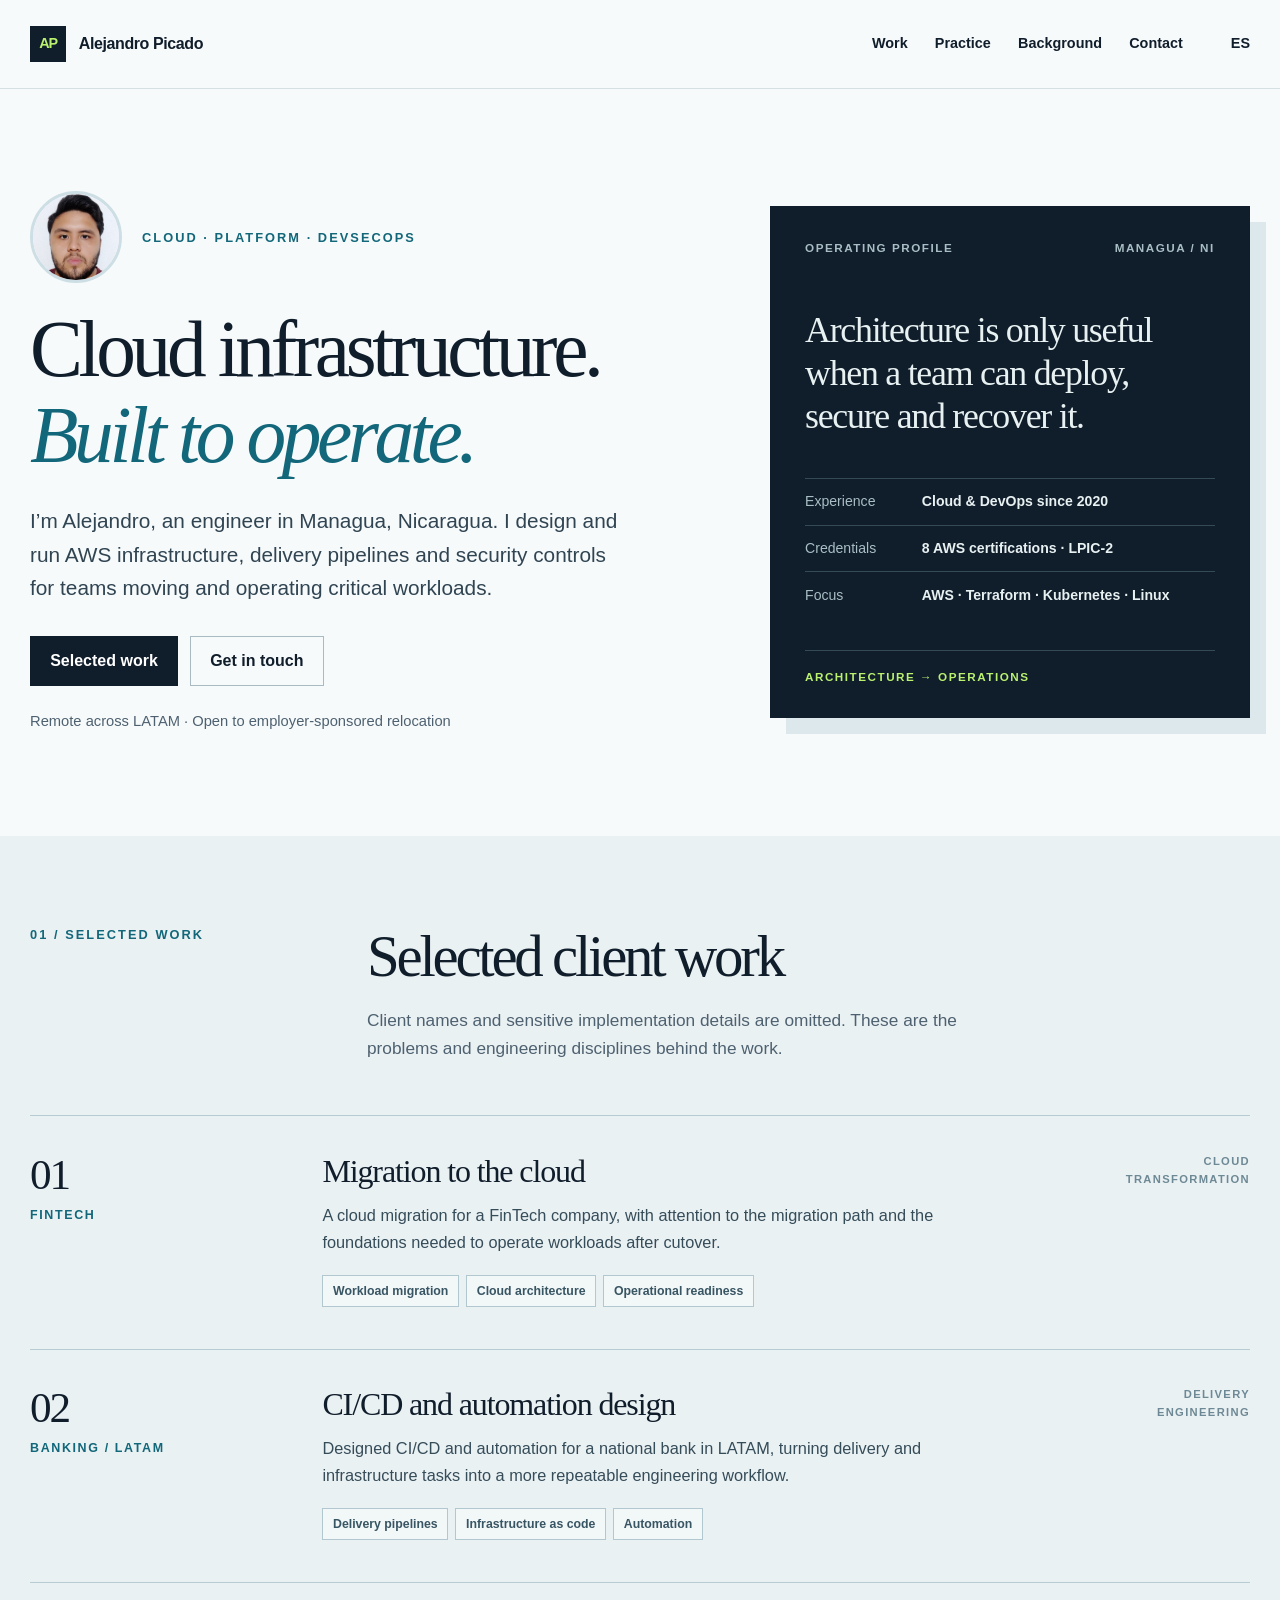
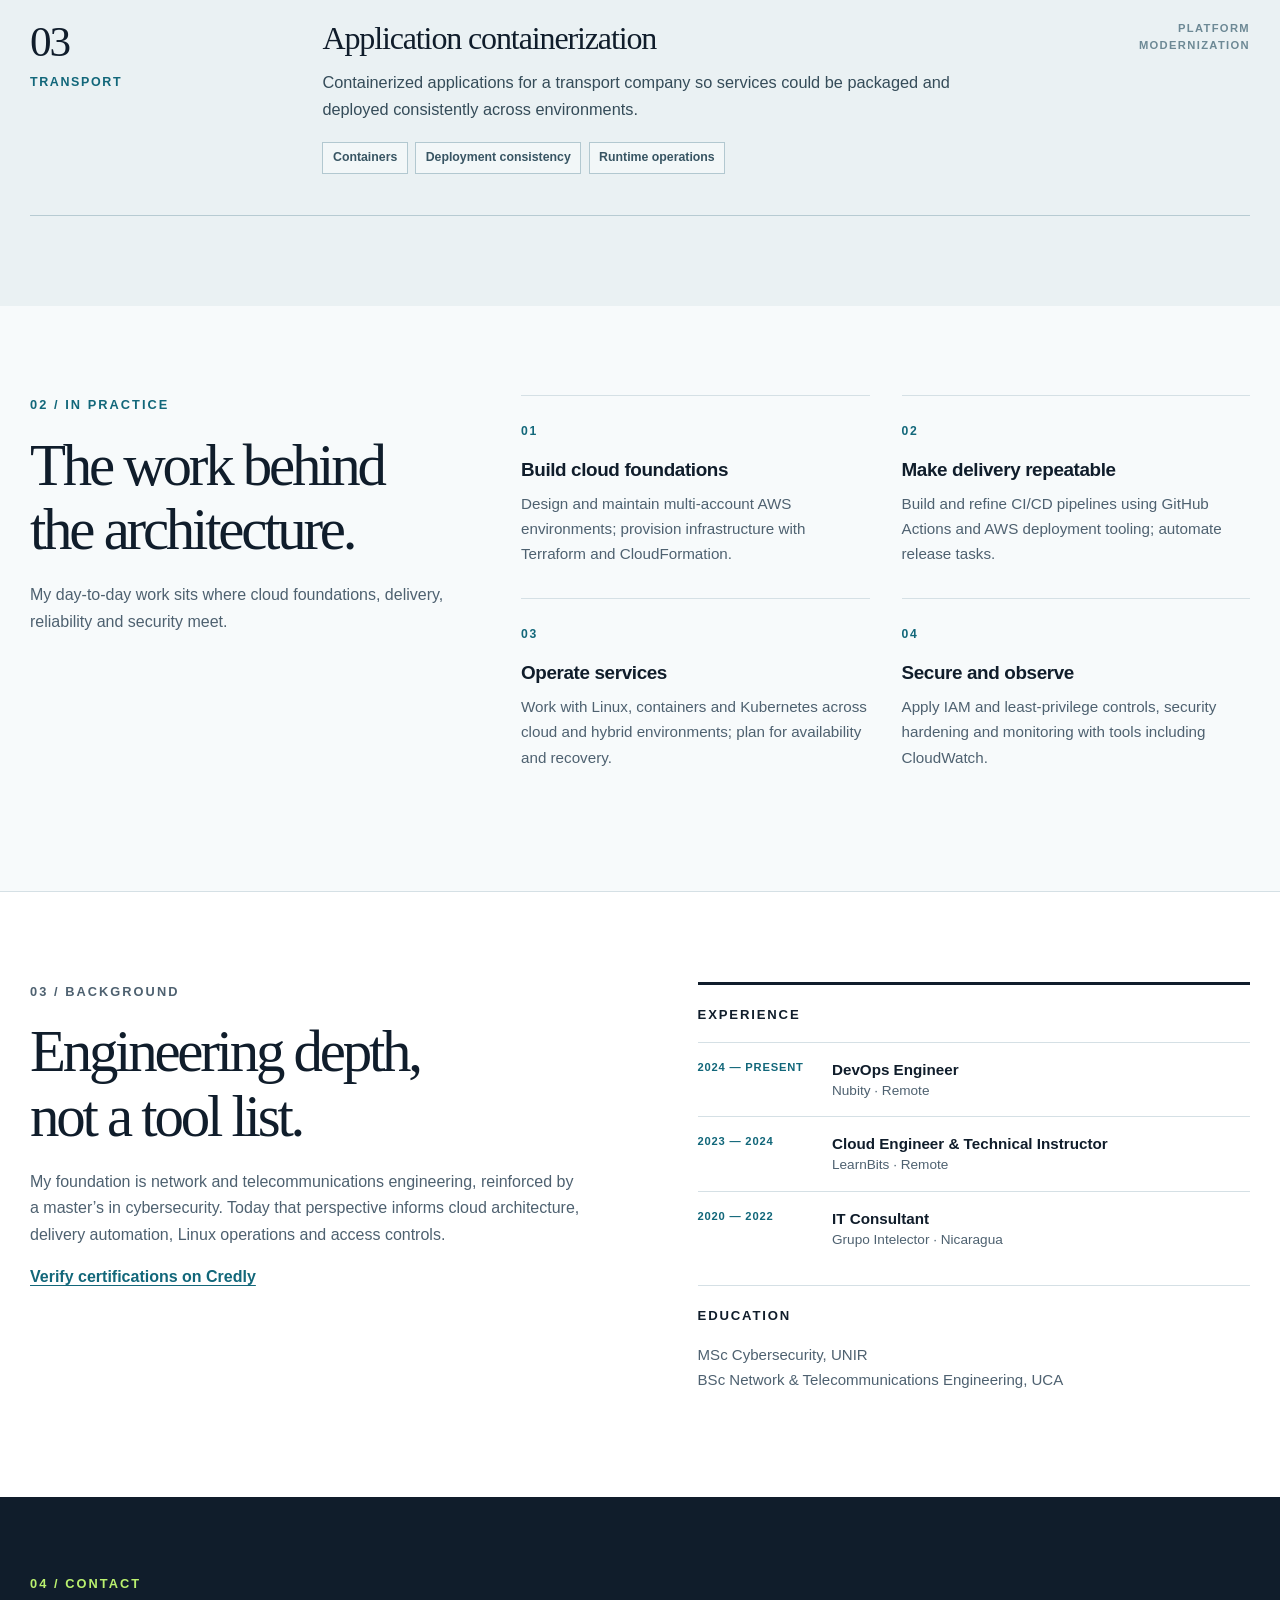
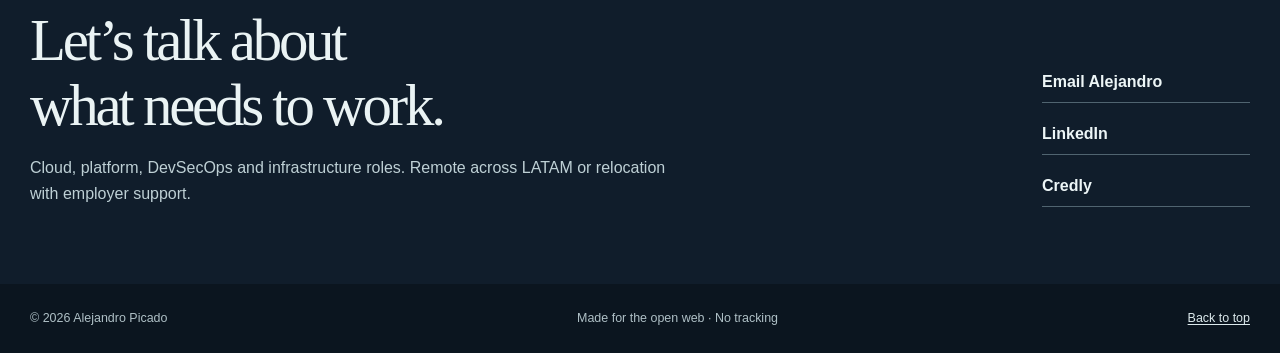
<file: index.html>
<!doctype html>
<html lang="en">
<head>
  <meta charset="utf-8"><meta name="viewport" content="width=device-width,initial-scale=1">
  <meta name="theme-color" content="#101d2b">
  <meta name="description" content="Alejandro Picado is a cloud, platform and DevSecOps engineer in Nicaragua. Selected work in cloud migration, CI/CD automation and containerization.">
  <link rel="alternate" hreflang="es" href="es.html"><link rel="alternate" hreflang="en" href="index.html">
  <link rel="icon" type="image/svg+xml" href="data:image/svg+xml,%3Csvg xmlns='http://www.w3.org/2000/svg' viewBox='0 0 64 64'%3E%3Crect width='64' height='64' rx='12' fill='%23101d2b'/%3E%3Ctext x='32' y='43' text-anchor='middle' font-family='Arial' font-size='29' font-weight='700' fill='%23baf16f'%3EAP%3C/text%3E%3C/svg%3E">
  <link rel="stylesheet" href="style.css"><title>Alejandro Picado — Cloud &amp; Platform Engineer</title>
</head>
<body>
  <a class="skip" href="#main">Skip to content</a>
  <header class="site-header"><div class="wrap nav-row">
    <a class="brand" href="index.html" aria-label="Alejandro Picado, home"><span class="monogram">AP</span>Alejandro Picado</a>
    <nav aria-label="Main navigation"><a href="#work">Work</a><a href="#practice">Practice</a><a href="#background">Background</a><a href="#contact">Contact</a></nav>
    <a class="lang" href="es.html" lang="es" hreflang="es" aria-label="Ver sitio en español">ES</a>
  </div></header>
  <main id="main">
    <section class="hero wrap" aria-labelledby="hero-title">
      <div><div class="hero-intro"><img class="portrait" src="credly-portrait.jpeg" width="480" height="480" alt="Portrait of Alejandro Picado" decoding="async"><p class="eyebrow">CLOUD · PLATFORM · DEVSECOPS</p></div><h1 id="hero-title">Cloud infrastructure.<br><em>Built to operate.</em></h1>
        <p class="lede">I’m Alejandro, an engineer in Managua, Nicaragua. I design and run AWS infrastructure, delivery pipelines and security controls for teams moving and operating critical workloads.</p>
        <div class="actions"><a class="button primary" href="#work">Selected work</a><a class="button secondary" href="mailto:alejandropmedina@hotmail.com?subject=Cloud%20engineering%20opportunity">Get in touch</a></div>
        <p class="availability">Remote across LATAM · Open to employer-sponsored relocation</p>
      </div>
      <aside class="profile" aria-label="Professional overview"><div class="profile-top"><span>OPERATING PROFILE</span><span>MANAGUA / NI</span></div>
        <p class="profile-quote">Architecture is only useful when a team can deploy, secure and recover it.</p>
        <dl><div><dt>Experience</dt><dd>Cloud &amp; DevOps since 2020</dd></div><div><dt>Credentials</dt><dd>8 AWS certifications · LPIC-2</dd></div><div><dt>Focus</dt><dd>AWS · Terraform · Kubernetes · Linux</dd></div></dl>
        <p class="profile-bottom">ARCHITECTURE → OPERATIONS</p>
      </aside>
    </section>
    <section id="work" class="section work" aria-labelledby="work-title"><div class="wrap">
      <div class="section-head"><p class="eyebrow">01 / SELECTED WORK</p><div><h2 id="work-title">Selected client work</h2><p>Client names and sensitive implementation details are omitted. These are the problems and engineering disciplines behind the work.</p></div></div>
      <div class="projects">
        <article class="project"><div class="project-label"><b>01</b><span>FINTECH</span></div><div><h3>Migration to the cloud</h3><p>A cloud migration for a FinTech company, with attention to the migration path and the foundations needed to operate workloads after cutover.</p><div class="tags"><span>Workload migration</span><span>Cloud architecture</span><span>Operational readiness</span></div></div><small>CLOUD<br>TRANSFORMATION</small></article>
        <article class="project"><div class="project-label"><b>02</b><span>BANKING / LATAM</span></div><div><h3>CI/CD and automation design</h3><p>Designed CI/CD and automation for a national bank in LATAM, turning delivery and infrastructure tasks into a more repeatable engineering workflow.</p><div class="tags"><span>Delivery pipelines</span><span>Infrastructure as code</span><span>Automation</span></div></div><small>DELIVERY<br>ENGINEERING</small></article>
        <article class="project"><div class="project-label"><b>03</b><span>TRANSPORT</span></div><div><h3>Application containerization</h3><p>Containerized applications for a transport company so services could be packaged and deployed consistently across environments.</p><div class="tags"><span>Containers</span><span>Deployment consistency</span><span>Runtime operations</span></div></div><small>PLATFORM<br>MODERNIZATION</small></article>
      </div>
    </div></section>
    <section id="practice" class="section practice" aria-labelledby="practice-title"><div class="wrap split"><div><p class="eyebrow">02 / IN PRACTICE</p><h2 id="practice-title">The work behind the architecture.</h2><p>My day-to-day work sits where cloud foundations, delivery, reliability and security meet.</p></div><div class="practice-grid">
      <div><span>01</span><h3>Build cloud foundations</h3><p>Design and maintain multi-account AWS environments; provision infrastructure with Terraform and CloudFormation.</p></div>
      <div><span>02</span><h3>Make delivery repeatable</h3><p>Build and refine CI/CD pipelines using GitHub Actions and AWS deployment tooling; automate release tasks.</p></div>
      <div><span>03</span><h3>Operate services</h3><p>Work with Linux, containers and Kubernetes across cloud and hybrid environments; plan for availability and recovery.</p></div>
      <div><span>04</span><h3>Secure and observe</h3><p>Apply IAM and least-privilege controls, security hardening and monitoring with tools including CloudWatch.</p></div>
    </div></div></section>
    <section id="background" class="section background" aria-labelledby="background-title"><div class="wrap split"><div><p class="eyebrow">03 / BACKGROUND</p><h2 id="background-title">Engineering depth,<br>not a tool list.</h2><p>My foundation is network and telecommunications engineering, reinforced by a master’s in cybersecurity. Today that perspective informs cloud architecture, delivery automation, Linux operations and access controls.</p><a class="text-link" href="https://www.credly.com/users/alejandro-picado.2000">Verify certifications on Credly</a></div><div class="history"><h3>Experience</h3><ol><li><span>2024 — PRESENT</span><strong>DevOps Engineer</strong><small>Nubity · Remote</small></li><li><span>2023 — 2024</span><strong>Cloud Engineer &amp; Technical Instructor</strong><small>LearnBits · Remote</small></li><li><span>2020 — 2022</span><strong>IT Consultant</strong><small>Grupo Intelector · Nicaragua</small></li></ol><h3>Education</h3><p>MSc Cybersecurity, UNIR<br>BSc Network &amp; Telecommunications Engineering, UCA</p></div></div></section>
    <section id="contact" class="contact" aria-labelledby="contact-title"><div class="wrap contact-grid"><div><p class="eyebrow">04 / CONTACT</p><h2 id="contact-title">Let’s talk about what needs to work.</h2><p>Cloud, platform, DevSecOps and infrastructure roles. Remote across LATAM or relocation with employer support.</p></div><div class="contact-links"><a href="mailto:alejandropmedina@hotmail.com?subject=Cloud%20engineering%20opportunity">Email Alejandro</a><a href="https://linkedin.com/in/alejandro-picado">LinkedIn</a><a href="https://www.credly.com/users/alejandro-picado.2000">Credly</a></div></div></section>
  </main>
  <footer><div class="wrap foot"><span>© 2026 Alejandro Picado</span><span>Made for the open web · No tracking</span><a href="#main">Back to top</a></div></footer>
</body>
</html>
</file>
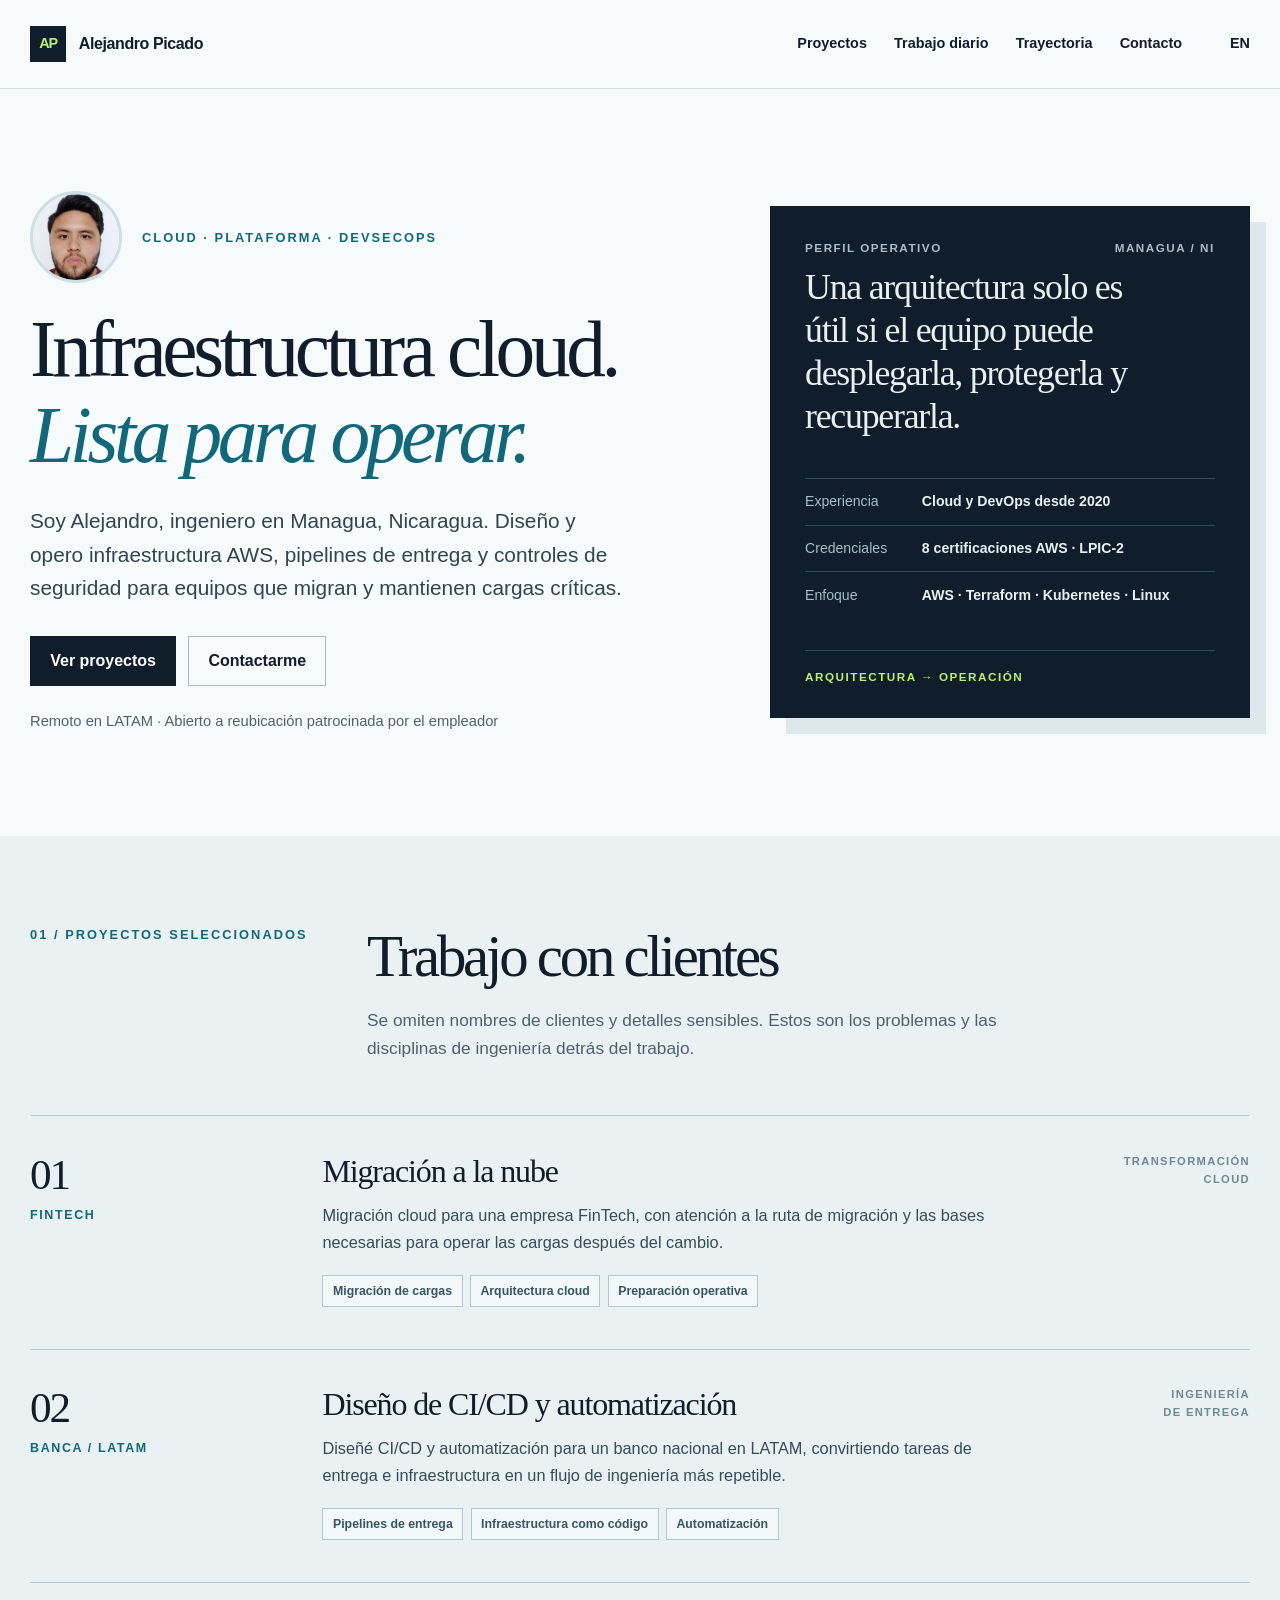
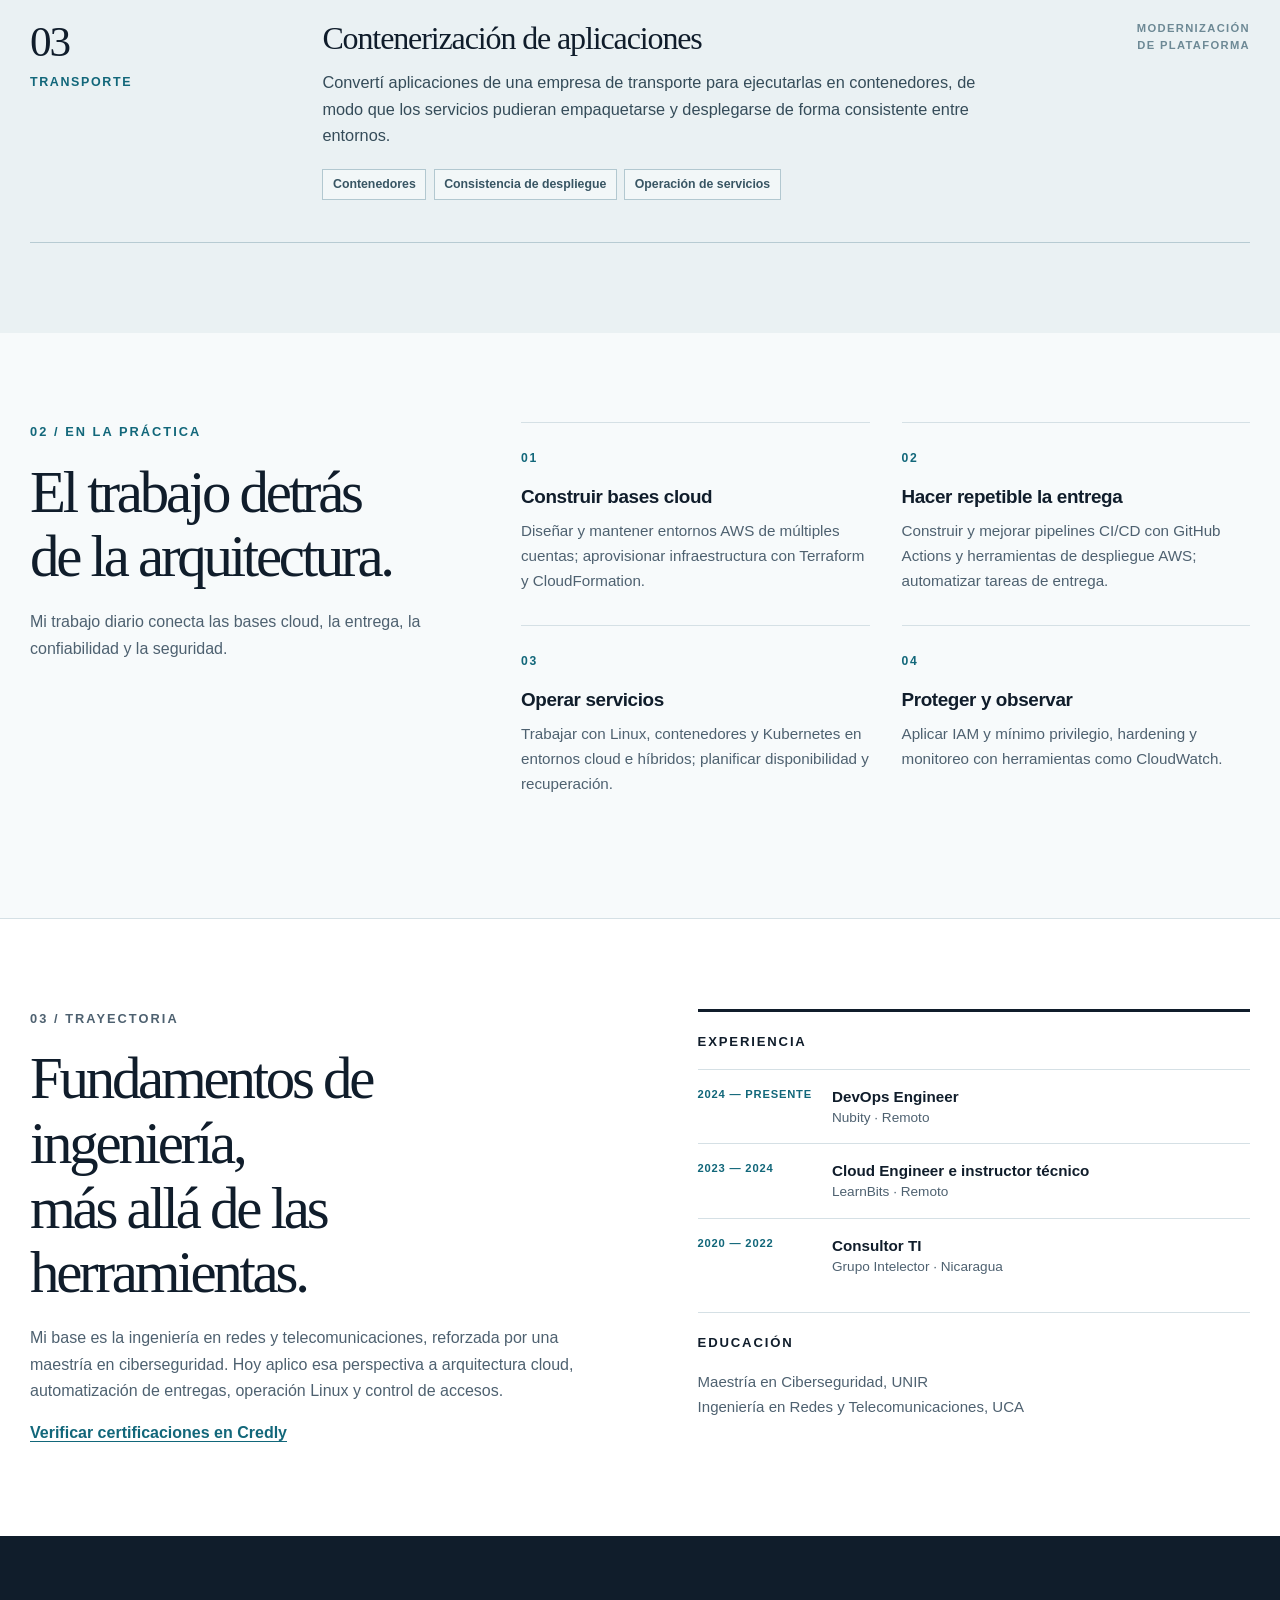
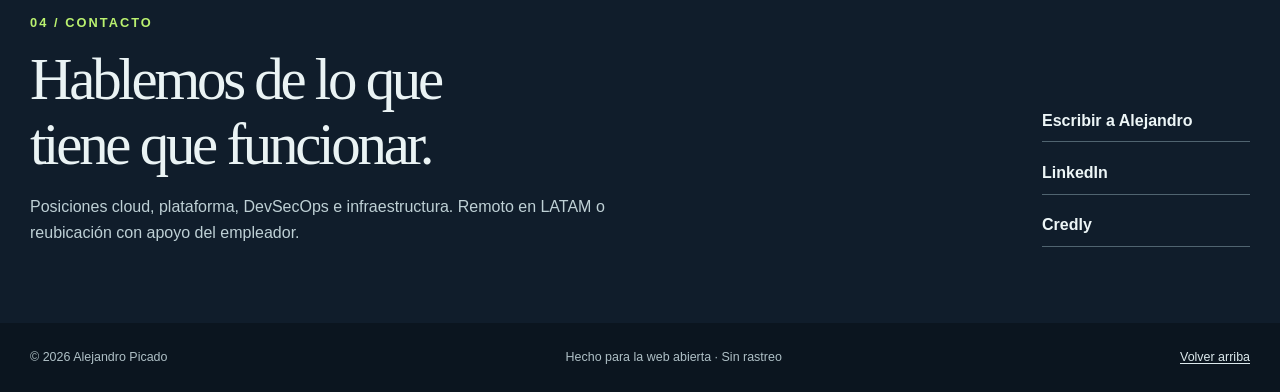
<file: es.html>
<!doctype html>
<html lang="es">
<head>
  <meta charset="utf-8"><meta name="viewport" content="width=device-width,initial-scale=1">
  <meta name="theme-color" content="#101d2b">
  <meta name="description" content="Alejandro Picado es ingeniero cloud, de plataforma y DevSecOps en Nicaragua. Proyectos de migración cloud, automatización CI/CD y contenerización.">
  <link rel="alternate" hreflang="en" href="index.html"><link rel="alternate" hreflang="es" href="es.html">
  <link rel="icon" type="image/svg+xml" href="data:image/svg+xml,%3Csvg xmlns='http://www.w3.org/2000/svg' viewBox='0 0 64 64'%3E%3Crect width='64' height='64' rx='12' fill='%23101d2b'/%3E%3Ctext x='32' y='43' text-anchor='middle' font-family='Arial' font-size='29' font-weight='700' fill='%23baf16f'%3EAP%3C/text%3E%3C/svg%3E">
  <link rel="stylesheet" href="style.css"><title>Alejandro Picado — Ingeniero Cloud y de Plataforma</title>
</head>
<body>
  <a class="skip" href="#main">Ir al contenido</a>
  <header class="site-header"><div class="wrap nav-row"><a class="brand" href="es.html" aria-label="Alejandro Picado, inicio"><span class="monogram">AP</span>Alejandro Picado</a><nav aria-label="Navegación principal"><a href="#work">Proyectos</a><a href="#practice">Trabajo diario</a><a href="#background">Trayectoria</a><a href="#contact">Contacto</a></nav><a class="lang" href="index.html" lang="en" hreflang="en" aria-label="View site in English">EN</a></div></header>
  <main id="main">
    <section class="hero wrap" aria-labelledby="hero-title"><div><div class="hero-intro"><img class="portrait" src="credly-portrait.jpeg" width="480" height="480" alt="Retrato de Alejandro Picado" decoding="async"><p class="eyebrow">CLOUD · PLATAFORMA · DEVSECOPS</p></div><h1 id="hero-title">Infraestructura cloud.<br><em>Lista para operar.</em></h1><p class="lede">Soy Alejandro, ingeniero en Managua, Nicaragua. Diseño y opero infraestructura AWS, pipelines de entrega y controles de seguridad para equipos que migran y mantienen cargas críticas.</p><div class="actions"><a class="button primary" href="#work">Ver proyectos</a><a class="button secondary" href="mailto:alejandropmedina@hotmail.com?subject=Oportunidad%20de%20ingenier%C3%ADa%20cloud">Contactarme</a></div><p class="availability">Remoto en LATAM · Abierto a reubicación patrocinada por el empleador</p></div><aside class="profile" aria-label="Perfil profesional"><div class="profile-top"><span>PERFIL OPERATIVO</span><span>MANAGUA / NI</span></div><p class="profile-quote">Una arquitectura solo es útil si el equipo puede desplegarla, protegerla y recuperarla.</p><dl><div><dt>Experiencia</dt><dd>Cloud y DevOps desde 2020</dd></div><div><dt>Credenciales</dt><dd>8 certificaciones AWS · LPIC-2</dd></div><div><dt>Enfoque</dt><dd>AWS · Terraform · Kubernetes · Linux</dd></div></dl><p class="profile-bottom">ARQUITECTURA → OPERACIÓN</p></aside></section>
    <section id="work" class="section work" aria-labelledby="work-title"><div class="wrap"><div class="section-head"><p class="eyebrow">01 / PROYECTOS SELECCIONADOS</p><div><h2 id="work-title">Trabajo con clientes</h2><p>Se omiten nombres de clientes y detalles sensibles. Estos son los problemas y las disciplinas de ingeniería detrás del trabajo.</p></div></div><div class="projects">
      <article class="project"><div class="project-label"><b>01</b><span>FINTECH</span></div><div><h3>Migración a la nube</h3><p>Migración cloud para una empresa FinTech, con atención a la ruta de migración y las bases necesarias para operar las cargas después del cambio.</p><div class="tags"><span>Migración de cargas</span><span>Arquitectura cloud</span><span>Preparación operativa</span></div></div><small>TRANSFORMACIÓN<br>CLOUD</small></article>
      <article class="project"><div class="project-label"><b>02</b><span>BANCA / LATAM</span></div><div><h3>Diseño de CI/CD y automatización</h3><p>Diseñé CI/CD y automatización para un banco nacional en LATAM, convirtiendo tareas de entrega e infraestructura en un flujo de ingeniería más repetible.</p><div class="tags"><span>Pipelines de entrega</span><span>Infraestructura como código</span><span>Automatización</span></div></div><small>INGENIERÍA<br>DE ENTREGA</small></article>
      <article class="project"><div class="project-label"><b>03</b><span>TRANSPORTE</span></div><div><h3>Contenerización de aplicaciones</h3><p>Convertí aplicaciones de una empresa de transporte para ejecutarlas en contenedores, de modo que los servicios pudieran empaquetarse y desplegarse de forma consistente entre entornos.</p><div class="tags"><span>Contenedores</span><span>Consistencia de despliegue</span><span>Operación de servicios</span></div></div><small>MODERNIZACIÓN<br>DE PLATAFORMA</small></article>
    </div></div></section>
    <section id="practice" class="section practice" aria-labelledby="practice-title"><div class="wrap split"><div><p class="eyebrow">02 / EN LA PRÁCTICA</p><h2 id="practice-title">El trabajo detrás de la arquitectura.</h2><p>Mi trabajo diario conecta las bases cloud, la entrega, la confiabilidad y la seguridad.</p></div><div class="practice-grid"><div><span>01</span><h3>Construir bases cloud</h3><p>Diseñar y mantener entornos AWS de múltiples cuentas; aprovisionar infraestructura con Terraform y CloudFormation.</p></div><div><span>02</span><h3>Hacer repetible la entrega</h3><p>Construir y mejorar pipelines CI/CD con GitHub Actions y herramientas de despliegue AWS; automatizar tareas de entrega.</p></div><div><span>03</span><h3>Operar servicios</h3><p>Trabajar con Linux, contenedores y Kubernetes en entornos cloud e híbridos; planificar disponibilidad y recuperación.</p></div><div><span>04</span><h3>Proteger y observar</h3><p>Aplicar IAM y mínimo privilegio, hardening y monitoreo con herramientas como CloudWatch.</p></div></div></div></section>
    <section id="background" class="section background" aria-labelledby="background-title"><div class="wrap split"><div><p class="eyebrow">03 / TRAYECTORIA</p><h2 id="background-title">Fundamentos de ingeniería,<br>más allá de las herramientas.</h2><p>Mi base es la ingeniería en redes y telecomunicaciones, reforzada por una maestría en ciberseguridad. Hoy aplico esa perspectiva a arquitectura cloud, automatización de entregas, operación Linux y control de accesos.</p><a class="text-link" href="https://www.credly.com/users/alejandro-picado.2000">Verificar certificaciones en Credly</a></div><div class="history"><h3>Experiencia</h3><ol><li><span>2024 — PRESENTE</span><strong>DevOps Engineer</strong><small>Nubity · Remoto</small></li><li><span>2023 — 2024</span><strong>Cloud Engineer e instructor técnico</strong><small>LearnBits · Remoto</small></li><li><span>2020 — 2022</span><strong>Consultor TI</strong><small>Grupo Intelector · Nicaragua</small></li></ol><h3>Educación</h3><p>Maestría en Ciberseguridad, UNIR<br>Ingeniería en Redes y Telecomunicaciones, UCA</p></div></div></section>
    <section id="contact" class="contact" aria-labelledby="contact-title"><div class="wrap contact-grid"><div><p class="eyebrow">04 / CONTACTO</p><h2 id="contact-title">Hablemos de lo que tiene que funcionar.</h2><p>Posiciones cloud, plataforma, DevSecOps e infraestructura. Remoto en LATAM o reubicación con apoyo del empleador.</p></div><div class="contact-links"><a href="mailto:alejandropmedina@hotmail.com?subject=Oportunidad%20de%20ingenier%C3%ADa%20cloud">Escribir a Alejandro</a><a href="https://linkedin.com/in/alejandro-picado">LinkedIn</a><a href="https://www.credly.com/users/alejandro-picado.2000">Credly</a></div></div></section>
  </main>
  <footer><div class="wrap foot"><span>© 2026 Alejandro Picado</span><span>Hecho para la web abierta · Sin rastreo</span><a href="#main">Volver arriba</a></div></footer>
</body>
</html>
</file>
<file: style.css>
:root{color-scheme:light;--ink:#101d2b;--muted:#4e6170;--paper:#f7fafb;--line:#d5e0e5;--blue:#12677a;--lime:#baf16f}
*{box-sizing:border-box}
html{scroll-behavior:smooth}
body{margin:0;background:var(--paper);color:var(--ink);font:400 1rem/1.65 "Segoe UI",Arial,sans-serif;-webkit-font-smoothing:antialiased}
a{color:inherit;text-underline-offset:.2em}
a:hover{color:var(--blue)}
a:focus-visible{outline:3px solid #147c94;outline-offset:4px;border-radius:2px}
.wrap{width:min(100% - 3rem,1220px);margin-inline:auto}
.skip{position:absolute;top:-5rem;left:1rem;z-index:5;background:var(--lime);color:var(--ink);padding:.6rem 1rem;font-weight:700}.skip:focus{top:1rem}
.site-header{border-bottom:1px solid var(--line)}
.nav-row{min-height:5.5rem;display:flex;align-items:center;gap:2rem}
.brand{display:inline-flex;align-items:center;gap:.8rem;white-space:nowrap;text-decoration:none;font-weight:750;letter-spacing:-.025em}
.monogram{display:grid;place-items:center;width:2.25rem;height:2.25rem;background:var(--ink);color:var(--lime);font-size:.9rem;font-weight:800;letter-spacing:-.08em}
nav{display:flex;align-items:center;gap:1.7rem;margin-left:auto}nav a,.lang{font-size:.9rem;font-weight:650;text-decoration:none}nav a:hover,.lang:hover{text-decoration:underline}.lang{margin-left:1rem}
.hero{display:grid;grid-template-columns:minmax(0,1.16fr) minmax(335px,.84fr);gap:clamp(2rem,6vw,6rem);align-items:center;padding-block:clamp(4rem,8vw,7.5rem)}
.hero-intro{display:flex;align-items:center;gap:1.25rem}.portrait{display:block;width:5.75rem;height:5.75rem;flex:none;object-fit:cover;border-radius:50%;border:3px solid #cddfe4}
.eyebrow{margin:0;color:var(--blue);font-size:.8rem;font-weight:800;letter-spacing:.16em;text-transform:uppercase;line-height:1.5}
h1,h2,h3,p{margin-top:0}h1,h2{font-family:Georgia,"Times New Roman",serif;font-weight:500;letter-spacing:-.055em}
h1{font-size:clamp(3.2rem,6.2vw,6rem);line-height:1.08;margin:1.5rem 0 1.6rem;text-wrap:balance}h1 em{font-weight:400;color:var(--blue)}
.lede{font-size:clamp(1.1rem,1.65vw,1.3rem);line-height:1.6;max-width:37rem;color:#304452}
.actions{display:flex;gap:.75rem;align-items:center;flex-wrap:wrap;margin-top:2rem}
.button{display:inline-flex;align-items:center;justify-content:center;min-height:3.1rem;padding:.65rem 1.2rem;font-weight:700;text-decoration:none;transition:background-color .2s,color .2s,border-color .2s}
.primary{background:var(--ink);color:white;border:1px solid var(--ink)}.primary:hover{background:var(--blue);border-color:var(--blue);color:white}.secondary{border:1px solid #a9bac3}.secondary:hover{border-color:var(--blue)}
.availability{margin:1.45rem 0 0;color:var(--muted);font-size:.92rem}
.profile{min-height:32rem;background:var(--ink);color:#e8f1f2;padding:2rem 2.2rem;display:flex;flex-direction:column;box-shadow:1rem 1rem 0 #dce8eb}
.profile-top,.profile-bottom{display:flex;justify-content:space-between;gap:1rem;font-size:.73rem;letter-spacing:.13em;font-weight:800;color:#a8bec4}
.profile-quote{font-family:Georgia,"Times New Roman",serif;font-size:clamp(1.85rem,2.8vw,3rem);line-height:1.2;letter-spacing:-.035em;margin:auto 0 2.5rem;max-width:22rem}
.profile dl{margin:0}.profile dl div{display:grid;grid-template-columns:6.3rem 1fr;gap:1rem;border-top:1px solid #344a56;padding:.7rem 0;font-size:.88rem}.profile dt{color:#a8bec4}.profile dd{margin:0;font-weight:650}.profile-bottom{margin:2rem 0 0;padding-top:1rem;border-top:1px solid #344a56;color:var(--lime)}
.section{padding-block:clamp(4rem,7vw,7rem);scroll-margin-top:2rem}.section-head{display:grid;grid-template-columns:25% 1fr;gap:2rem;margin-bottom:2.2rem}
h2{font-size:clamp(2.7rem,4.6vw,4.7rem);line-height:1.1;margin-bottom:1rem;text-wrap:balance}.section-head>div>p{max-width:41rem;color:var(--muted);font-size:1.08rem}
.work{background:#eaf1f3}.projects{border-top:1px solid #b7cbd2}.project{display:grid;grid-template-columns:22% 1fr 15%;gap:1.5rem;padding:2.3rem 0 2.6rem;border-bottom:1px solid #b7cbd2}
.project-label{display:flex;flex-direction:column;gap:.55rem;color:var(--blue);font-size:.78rem;font-weight:800;letter-spacing:.13em}.project-label b{font-family:Georgia,"Times New Roman",serif;font-size:2.7rem;line-height:1;color:var(--ink);letter-spacing:-.05em;font-weight:400}
.project h3{font-family:Georgia,"Times New Roman",serif;font-size:clamp(1.7rem,2.5vw,2.45rem);line-height:1.18;font-weight:500;letter-spacing:-.035em;margin-bottom:.7rem}.project p{max-width:42rem;color:#354c59;font-size:1.02rem;margin-bottom:1.2rem}
.tags{display:flex;flex-wrap:wrap;gap:.45rem}.tags span{border:1px solid #b2c8d0;padding:.3rem .6rem;font-size:.77rem;font-weight:650;color:#385563;background:#f2f7f8}.project small{justify-self:end;text-align:right;font-size:.7rem;line-height:1.55;font-weight:800;letter-spacing:.12em;color:#6d8995}
.split{display:grid;grid-template-columns:35% 1fr;gap:5vw}.practice .split>div:first-child>p:last-child,.background .split>div:first-child>p{color:var(--muted)}.practice h2,.background h2{margin:1.2rem 0}.practice-grid{display:grid;grid-template-columns:repeat(2,minmax(0,1fr));gap:0 2rem}.practice-grid>div{border-top:1px solid var(--line);padding:1.3rem 0 2rem}.practice-grid span{font-size:.76rem;font-weight:800;letter-spacing:.15em;color:var(--blue)}.practice-grid h3{font-size:1.18rem;line-height:1.3;margin:.9rem 0 .55rem;letter-spacing:-.02em}.practice-grid p{color:var(--muted);font-size:.95rem;margin:0}
.background{background:#fff;border-top:1px solid var(--line)}.background .split{grid-template-columns:1fr 1fr;gap:clamp(3rem,9vw,8rem)}.text-link{font-weight:750;color:var(--blue)}
.history{border-top:3px solid var(--ink);padding-top:1.2rem}.history h3{font-size:.82rem;letter-spacing:.14em;text-transform:uppercase;margin-bottom:1rem}.history ol{list-style:none;margin:0;padding:0}.history li{display:grid;grid-template-columns:7.4rem 1fr;column-gap:1rem;padding:1rem 0;border-top:1px solid var(--line);line-height:1.45}.history li span{grid-row:span 2;color:var(--blue);font-size:.7rem;font-weight:800;letter-spacing:.07em}.history strong{font-size:.95rem}.history small{font-size:.85rem;color:var(--muted)}.history ol+h3{border-top:1px solid var(--line);padding-top:1.2rem;margin-top:1.2rem}.history>p{color:var(--muted);font-size:.94rem}
.contact{background:var(--ink);color:#eaf3f4;padding-block:clamp(4rem,6vw,6rem);scroll-margin-top:2rem}.contact-grid{display:grid;grid-template-columns:1fr 13rem;gap:3rem;align-items:end}.contact .eyebrow{color:var(--lime)}.contact h2{max-width:45rem;margin:1rem 0}.contact p:last-child{color:#bed0d5;max-width:40rem;margin-bottom:0}.contact-links{display:grid;gap:.65rem}.contact-links a{border-bottom:1px solid #506470;padding:.45rem 0;color:#edf6f7;text-decoration:none;font-weight:750}.contact-links a:hover{color:var(--lime)}
footer{background:#0b151f;color:#afc0c6;font-size:.78rem;padding:1.5rem 0}.foot{display:flex;gap:1rem;justify-content:space-between;flex-wrap:wrap}footer a{color:#dce9ec}
@media(max-width:950px){nav{gap:1rem}.hero{grid-template-columns:1fr .85fr;gap:2rem}.profile{padding:1.6rem;min-height:29rem}.project{grid-template-columns:17% 1fr}.project small{display:none}.split{grid-template-columns:30% 1fr;gap:2rem}}
@media(max-width:760px){.nav-row{flex-wrap:wrap;min-height:0;padding-block:1rem;row-gap:.8rem}nav{order:3;flex-basis:100%;margin:0;overflow-x:auto;padding:.2rem 0;justify-content:space-between}.lang{margin-left:auto}.hero{grid-template-columns:1fr;padding-block:3.5rem}.profile{min-height:0;box-shadow:.5rem .5rem 0 #dce8eb}.profile-quote{margin:3rem 0 2rem}.section-head,.split,.background .split,.contact-grid{grid-template-columns:1fr;gap:1.4rem}.section-head{margin-bottom:1rem}.practice-grid{gap:0 1.5rem}.background .split{gap:3rem}.contact-links{max-width:20rem}}
@media(max-width:520px){.wrap{width:min(100% - 2rem,1220px)}.brand{font-size:.9rem}nav{gap:1rem;justify-content:flex-start}nav a{font-size:.83rem;white-space:nowrap}.hero{padding-top:3rem}.hero-intro{gap:.8rem}.portrait{width:4.5rem;height:4.5rem}h1{font-size:clamp(2.9rem,13vw,4rem)}.profile{padding:1.4rem}.profile dl div{grid-template-columns:5.5rem 1fr;font-size:.8rem}.section{padding-block:3.8rem}.project{grid-template-columns:1fr;gap:.7rem;padding:1.8rem 0}.project-label{flex-direction:row;align-items:center;gap:1.2rem}.project-label b{font-size:2rem}.practice-grid{grid-template-columns:1fr}.history li{grid-template-columns:6.5rem 1fr}.foot{flex-direction:column}}
@media(prefers-reduced-motion:reduce){html{scroll-behavior:auto}.button{transition:none}}
</file>
